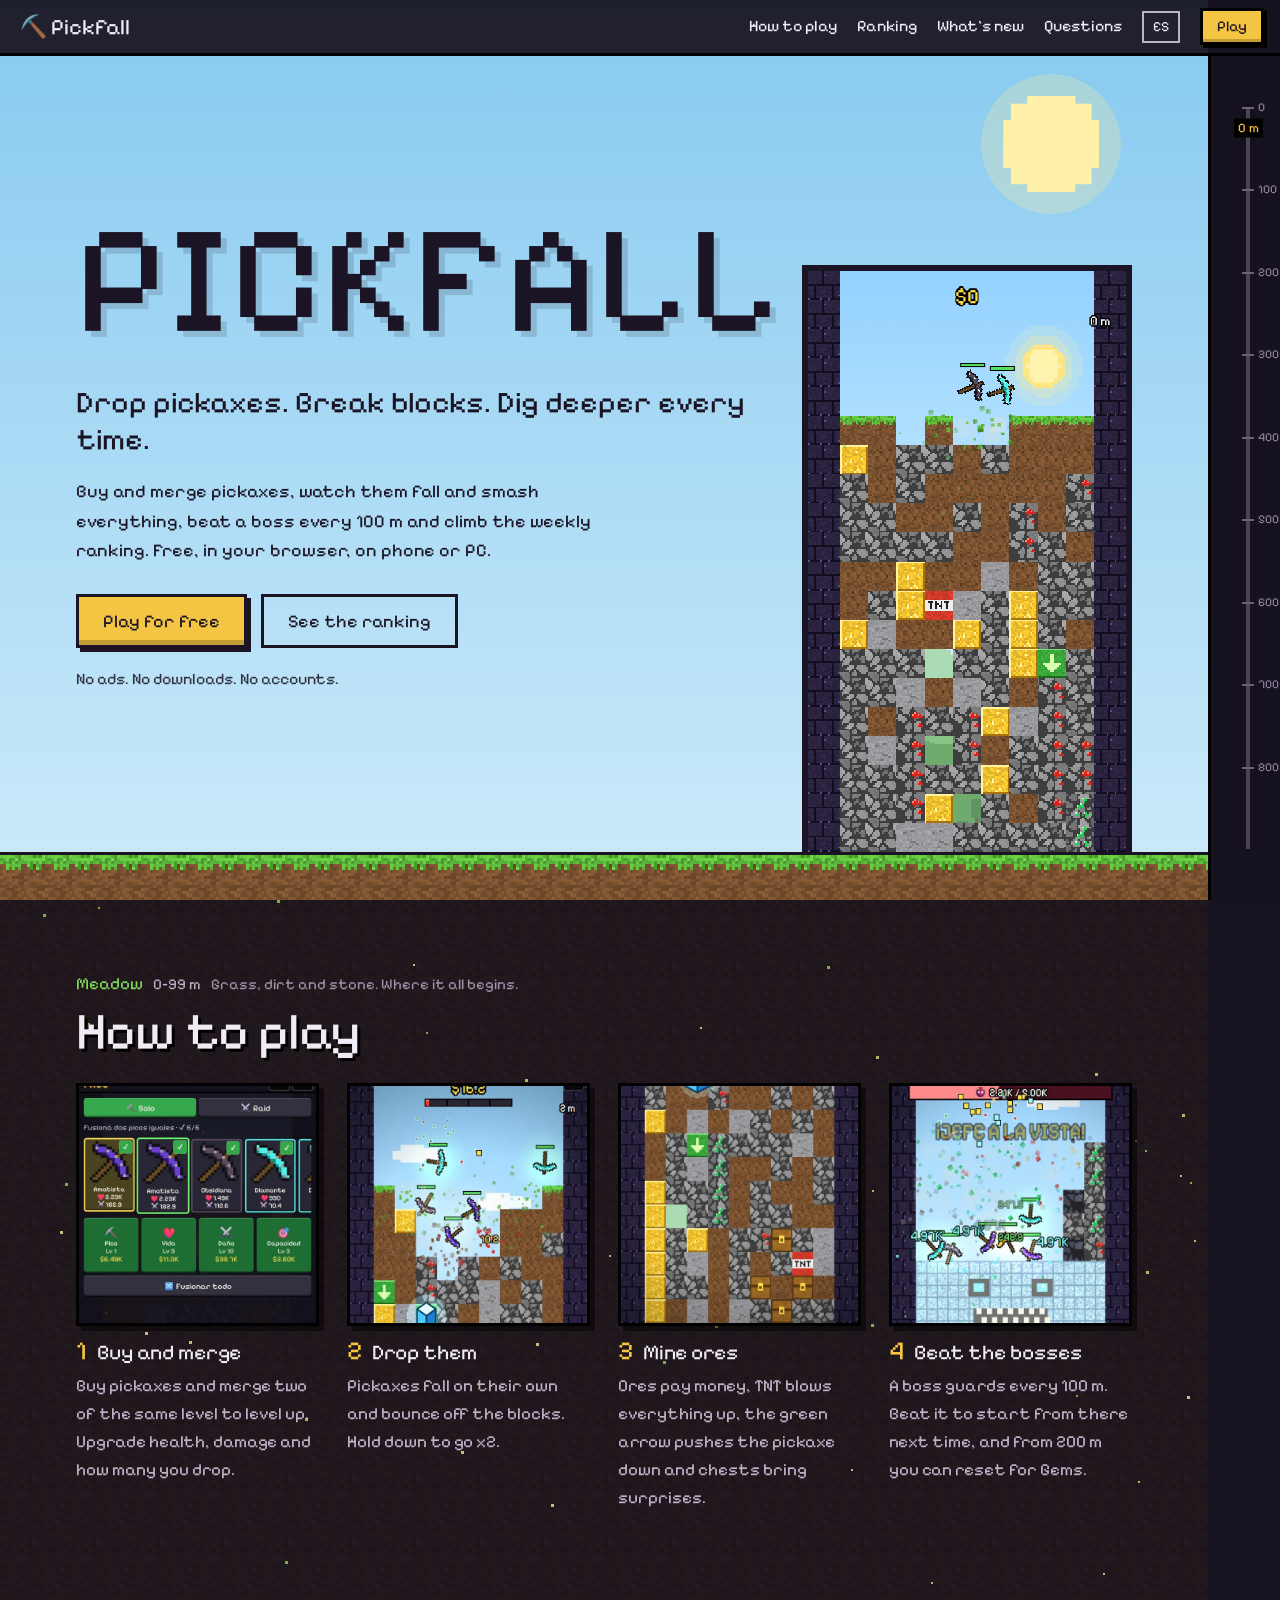
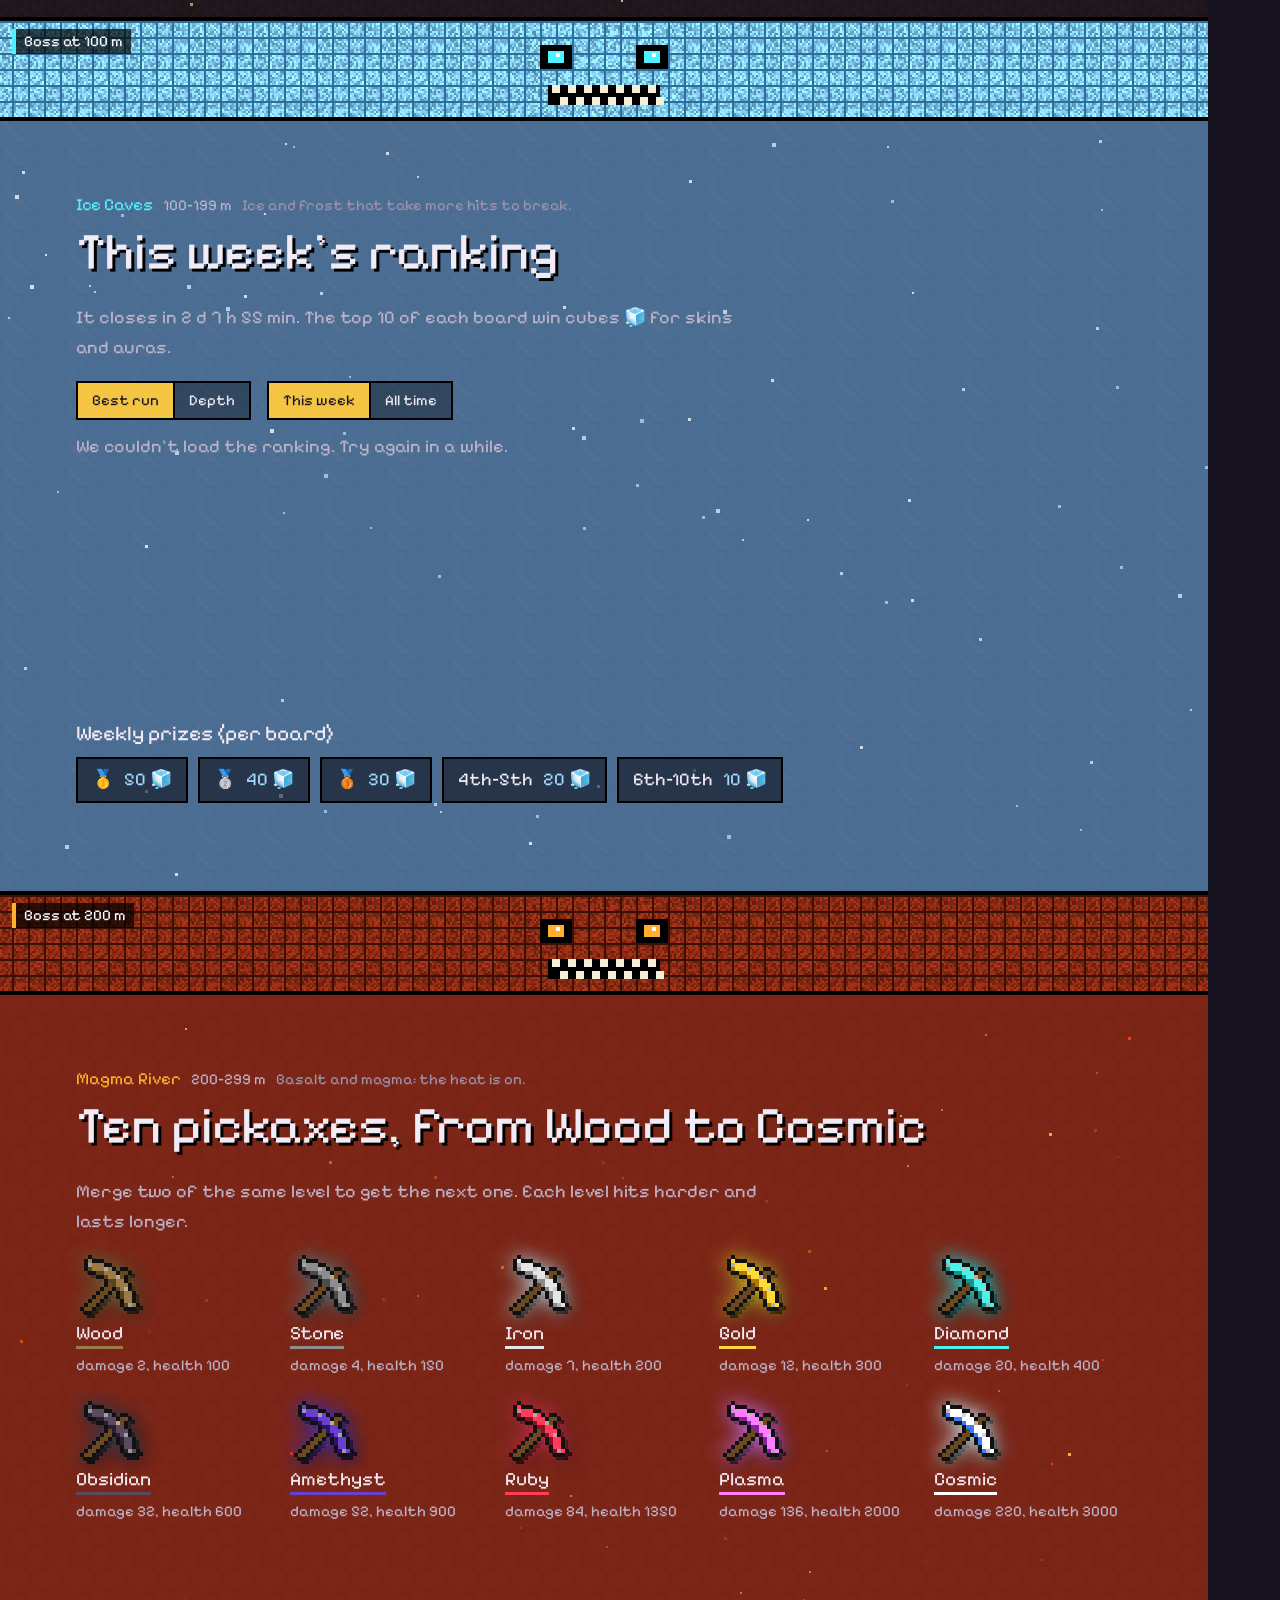
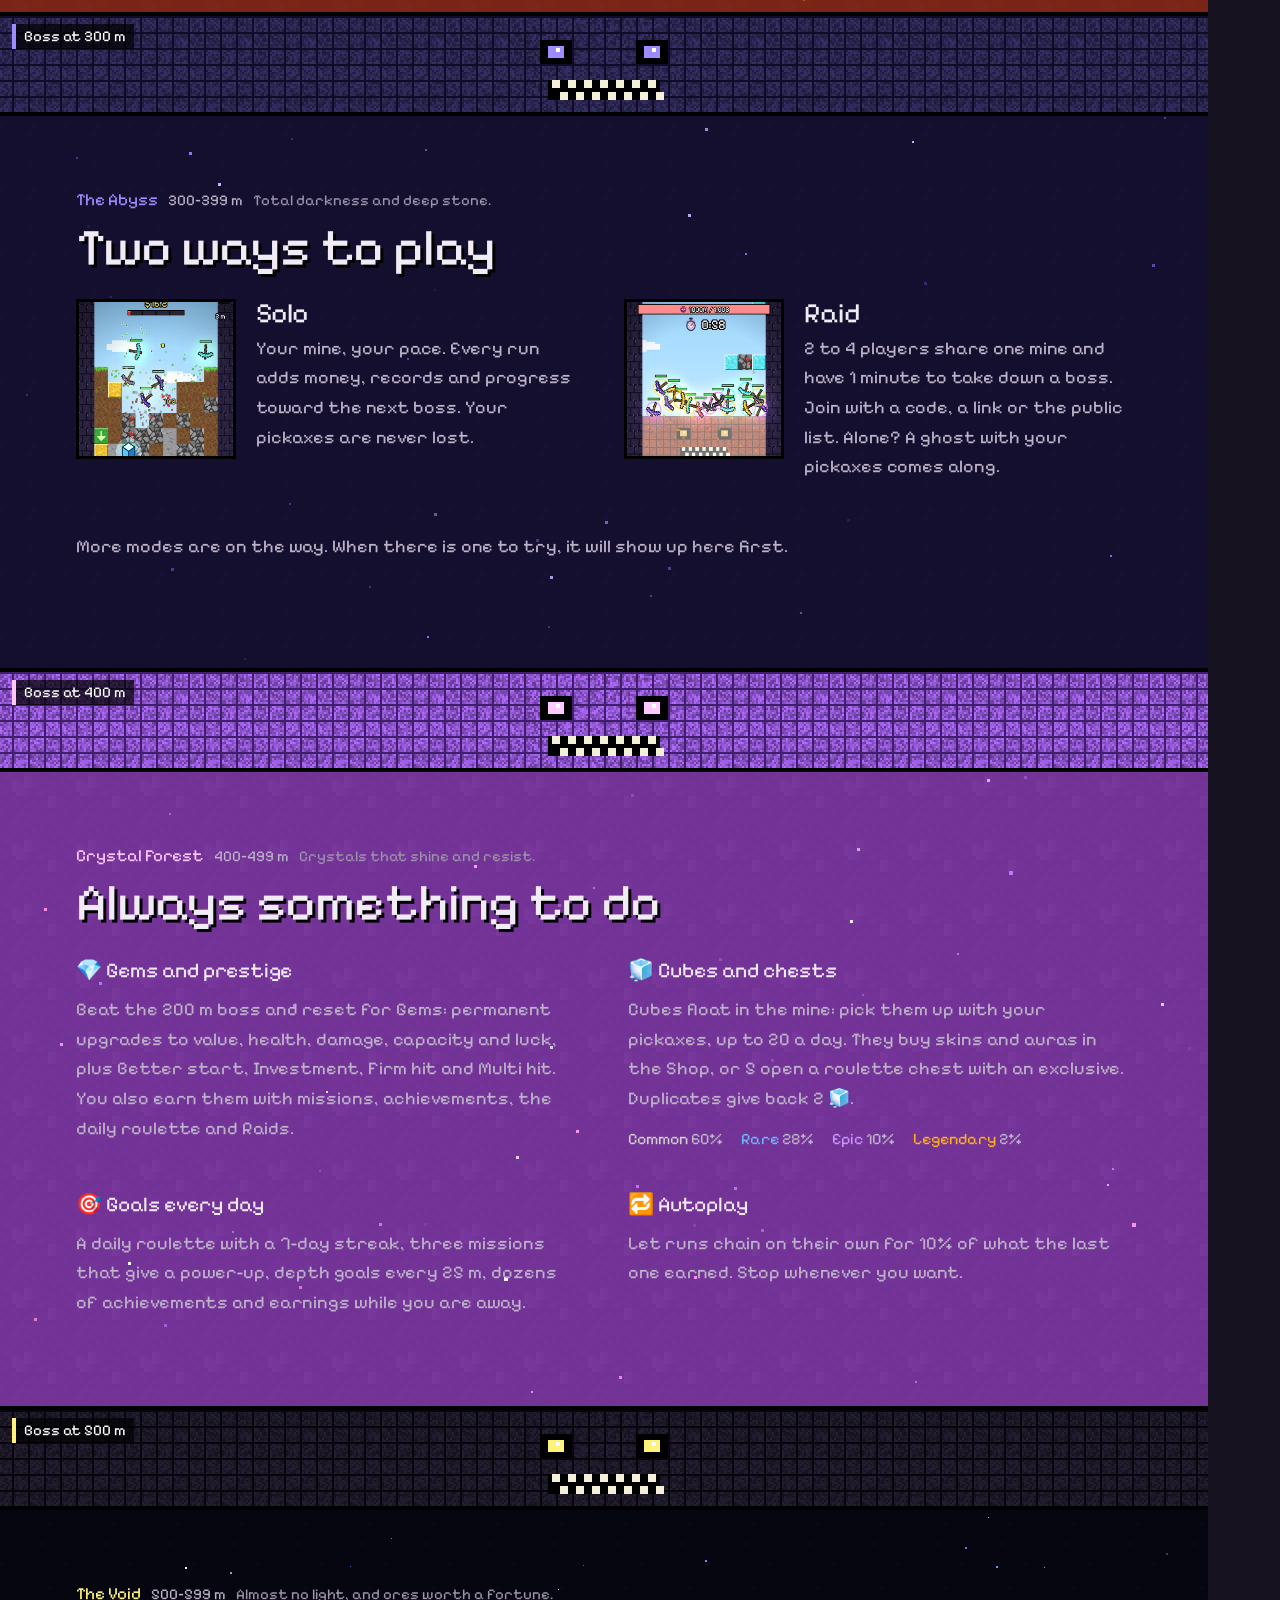
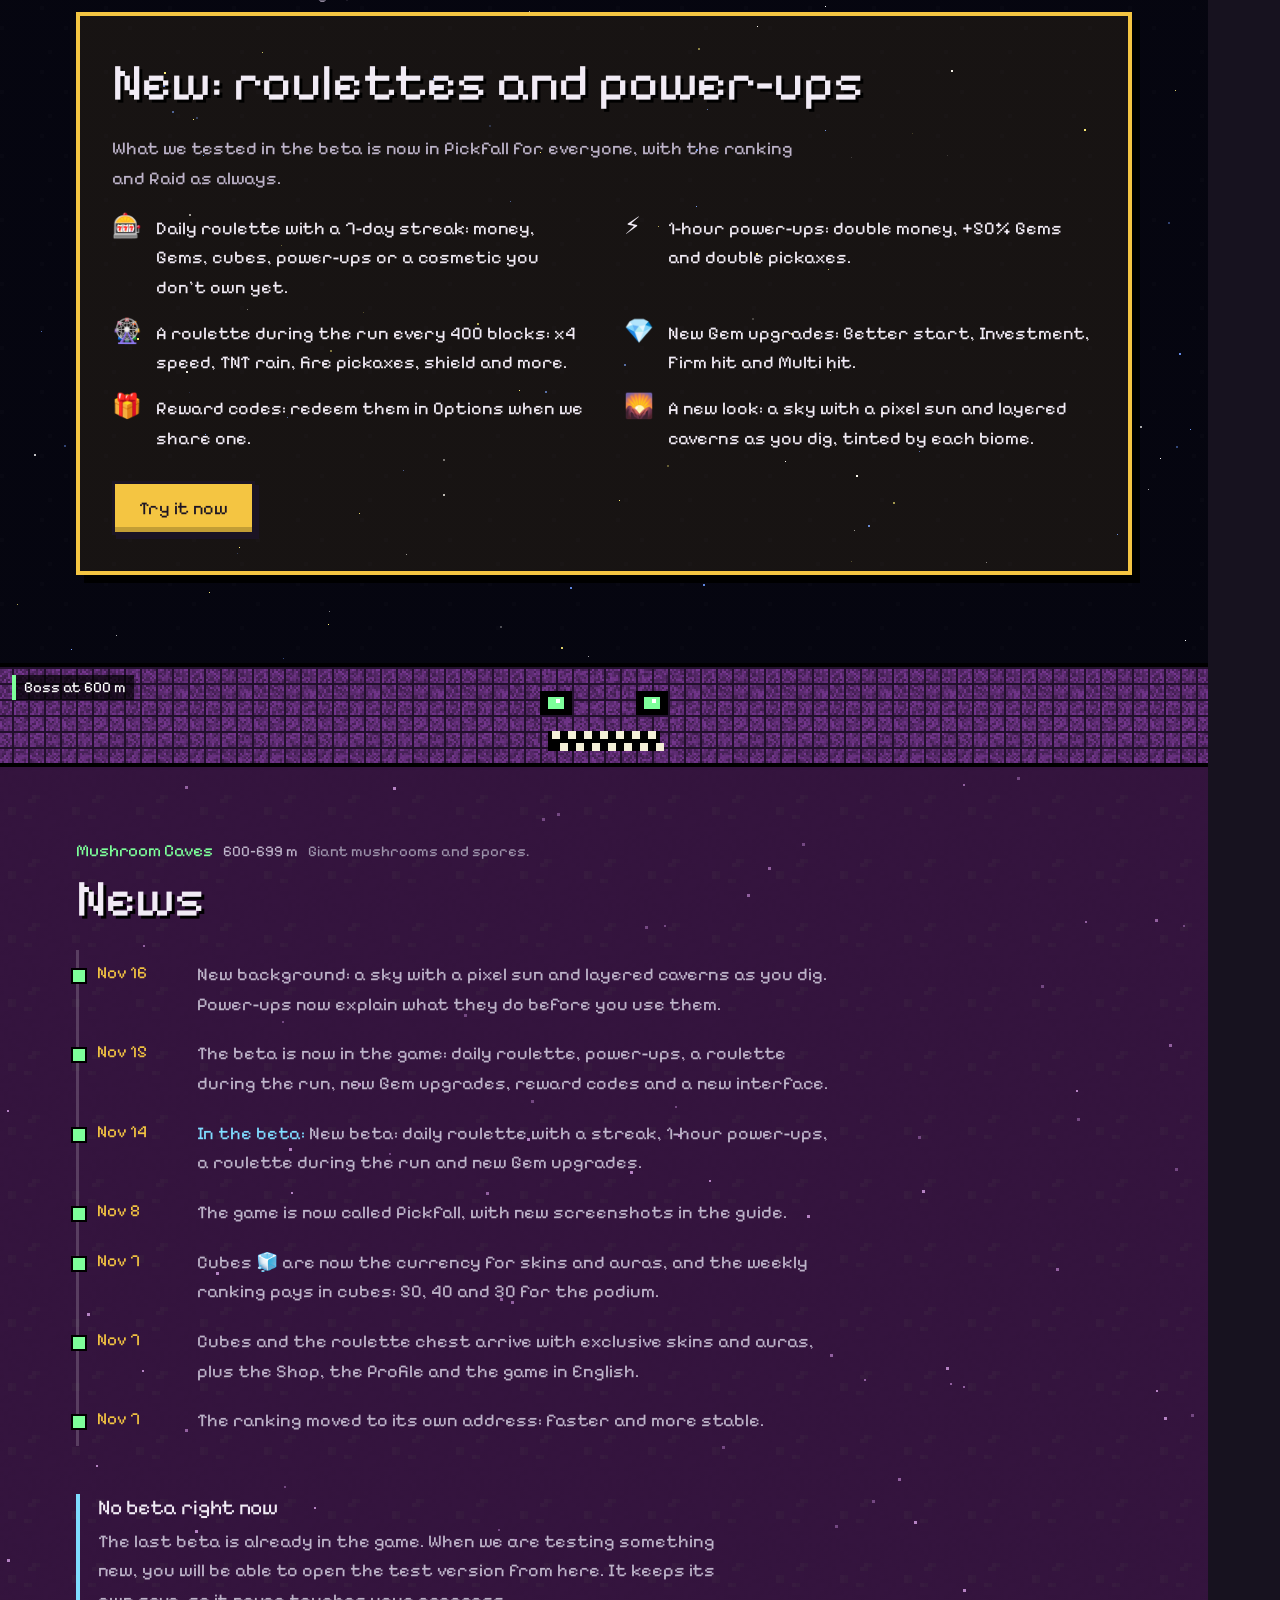
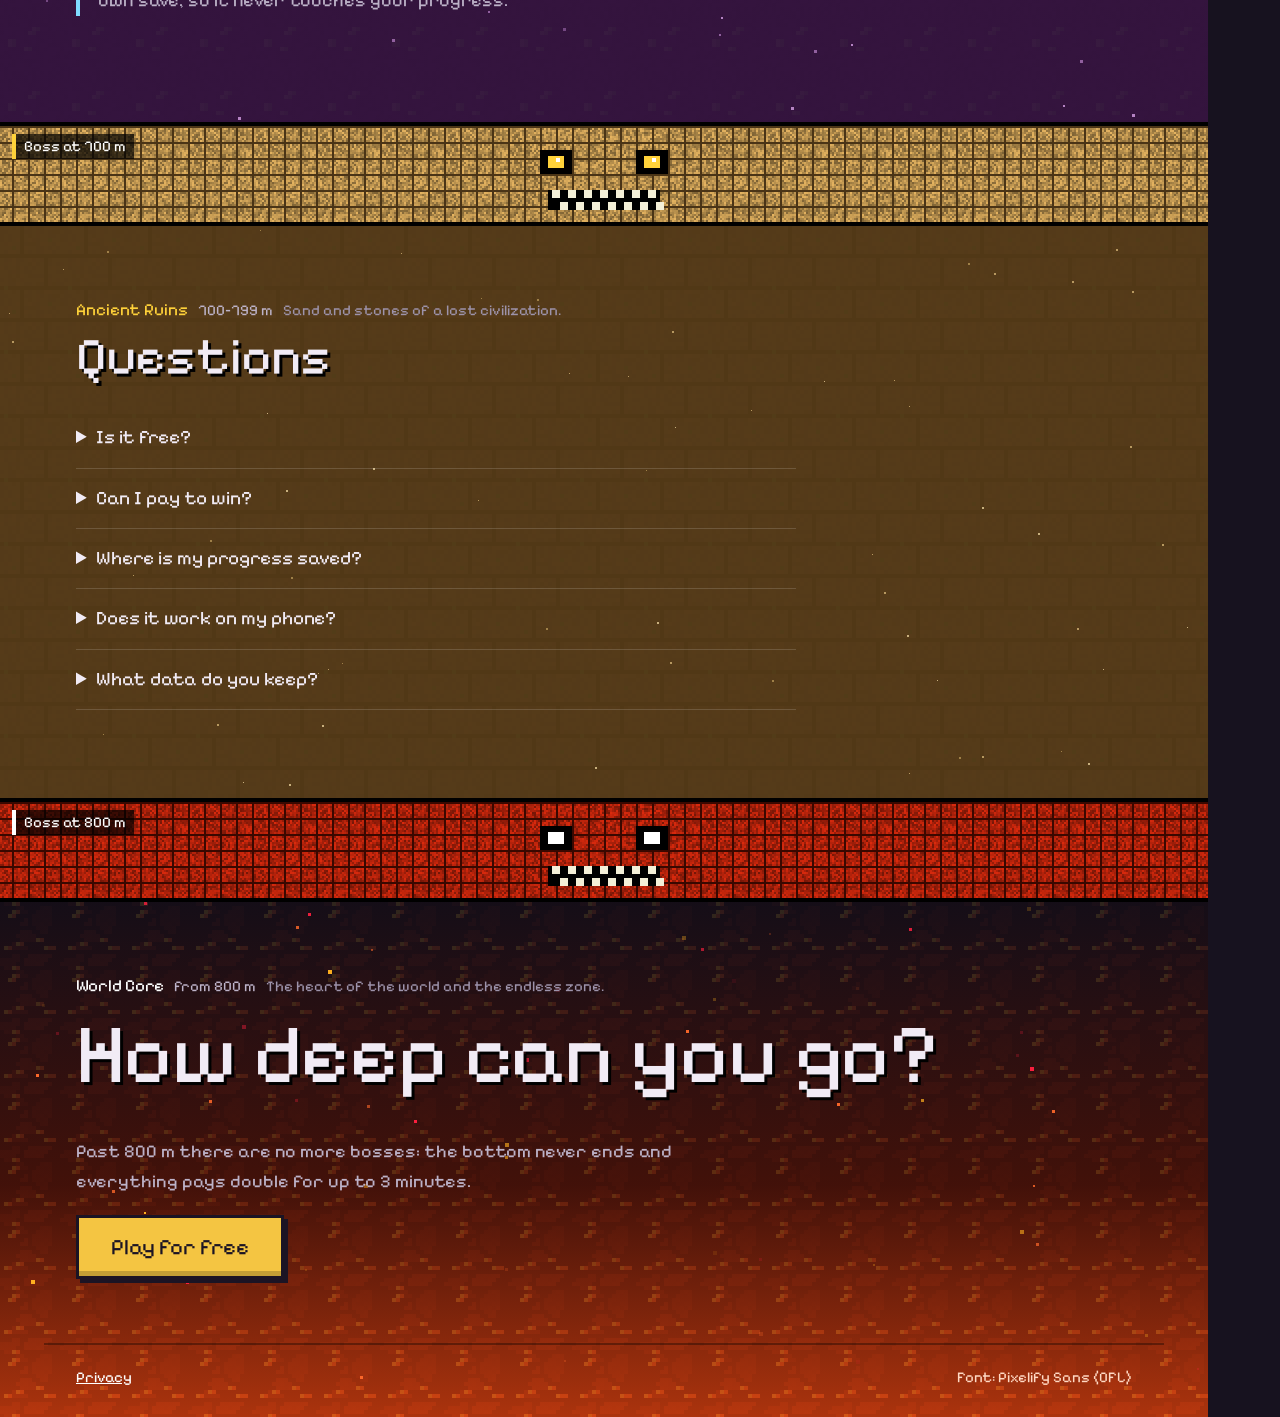
<file: index.html>
<!doctype html><html lang="es"><head><meta charset="utf-8"><meta name="viewport" content="width=device-width,initial-scale=1">
<title>Pickfall: soltá picos y bajá cada vez más hondo</title>
<meta name="description" content="Pickfall es un juego gratis en el navegador: soltá picos, rompé bloques, vencé a un jefe cada 100 m y subí en el ranking de la semana.">
<meta property="og:title" content="Pickfall"><meta property="og:description" content="Soltá picos, rompé bloques y bajá cada vez más hondo. Gratis, sin anuncios.">
<meta name="theme-color" content="#86c9f0">
<link rel="icon" href="data:image/svg+xml,<svg xmlns='http://www.w3.org/2000/svg' viewBox='0 0 100 100'><text y='.9em' font-size='90'>⛏️</text></svg>">
  <script type="module" crossorigin src="./assets/index-0OkZDLLa.js"></script>
  <link rel="stylesheet" crossorigin href="./assets/index-y6KynCfN.css">
</head><body>
<a class="skip" href="#main" data-en="Skip to content">Saltar al contenido</a>
<header class="bar">
 <a class="logo" href="#top">⛏️ Pickfall</a>
 <nav aria-label="Secciones" data-en-aria="Sections">
  <a href="#como" data-en="How to play">Cómo se juega</a><a href="#ranking">Ranking</a><a href="#nuevo" data-en="What's new">Lo nuevo</a><a href="#preguntas" data-en="Questions">Preguntas</a>
 </nav>
 <button id="lang" class="lang" aria-label="Cambiar idioma" data-en-aria="Change language">EN</button>
 <a class="play small" href="https://4404c.github.io/" data-en="Play">Jugar</a>
</header>

<!-- Profundímetro: marca los metros de la capa que está a la altura del pico. -->
<div class="gauge" id="gauge"><div class="rail" id="rail" aria-hidden="true"></div><div class="you" id="you" role="slider" tabindex="0" aria-label="Profundidad" data-en-aria="Depth" aria-valuemin="0" aria-valuemax="900" aria-valuenow="0" aria-valuetext="0 m"><img class="px" id="youPick" alt=""><b id="youM" aria-hidden="true">0 m</b></div></div>

<main id="main">
<section id="top" class="surface">
 <div class="sun" aria-hidden="true"></div>
 <div class="hero">
  <div class="pitch">
   <h1 id="title" aria-label="Pickfall">PICKFALL</h1>
   <p class="lead" data-en="Drop pickaxes. Break blocks. Dig deeper every time.">Soltá picos. Rompé bloques. Bajá cada vez más hondo.</p>
   <p data-en="Buy and merge pickaxes, watch them fall and smash everything, beat a boss every 100 m and climb the weekly ranking. Free, in your browser, on phone or PC.">Comprá y fusioná picos, miralos caer y romper todo, vencé a un jefe cada 100 m y subí en el ranking de la semana. Gratis, en el navegador, en el celular o la compu.</p>
   <div class="ctas"><a class="play" href="https://4404c.github.io/" data-en="Play for free">Jugar gratis</a><a class="ghost" href="#ranking" data-en="See the ranking">Ver el ranking</a></div>
   <p class="facts" data-en="No ads. No downloads. No accounts.">Sin anuncios. Sin descargas. Sin cuentas.</p>
  </div>
  <figure class="shaftview"><canvas id="demo" width="360" height="640" aria-label="Una partida de Pickfall jugándose sola" data-en-aria="A Pickfall run playing by itself"></canvas></figure>
 </div>
 <div class="ground" id="ground" aria-hidden="true"></div>
</section>

<section id="como" class="layer" data-b="0">
 <div class="in">
  <h2 data-en="How to play">Cómo se juega</h2>
  <ol class="steps">
   <li><img src="./guide/shop.webp" alt="La tienda de picos" data-en-alt="The pickaxe shop" loading="lazy" width="600" height="600"><h3 data-en="Buy and merge">Comprá y fusioná</h3><p data-en="Buy pickaxes and merge two of the same level to level up. Upgrade health, damage and how many you drop.">Comprá picos y juntá dos del mismo nivel para subirlo. Mejorá vida, daño y cuántos soltás.</p></li>
   <li><img src="./guide/play.webp" alt="Picos cayendo en la mina" data-en-alt="Pickaxes falling in the mine" loading="lazy" width="600" height="600"><h3 data-en="Drop them">Soltalos</h3><p data-en="Pickaxes fall on their own and bounce off the blocks. Hold down to go x2.">Los picos caen solos y rebotan contra los bloques. Mantené apretado para ir a x2.</p></li>
   <li><img src="./guide/blocks.webp" alt="Minerales, TNT y flechas" data-en-alt="Ores, TNT and arrows" loading="lazy" width="600" height="600"><h3 data-en="Mine ores">Juntá minerales</h3><p data-en="Ores pay money, TNT blows everything up, the green arrow pushes the pickaxe down and chests bring surprises.">Los minerales dan plata, la TNT vuela todo, la flecha verde empuja el pico hacia abajo y los cofres traen sorpresas.</p></li>
   <li><img src="./guide/boss.webp" alt="Un jefe bloqueando el paso" data-en-alt="A boss blocking the way" loading="lazy" width="600" height="600"><h3 data-en="Beat the bosses">Vencé a los jefes</h3><p data-en="A boss guards every 100 m. Beat it to start from there next time, and from 200 m you can reset for Gems.">Cada 100 m un jefe custodia el paso. Vencelo para arrancar desde ahí, y desde los 200 m reiniciá por Gemas.</p></li>
  </ol>
 </div>
</section>

<section id="ranking" class="layer" data-b="1">
 <div class="in">
  <h2 data-en="This week's ranking">Ranking de la semana</h2>
  <p class="sub"><span data-en="It closes in">Cierra en</span> <b id="countdown">…</b>. <span data-en="The top 10 of each board win cubes 🧊 for skins and auras.">Los 10 mejores de cada tabla ganan cubos 🧊 para skins y auras.</span></p>
  <div class="seg" role="group" aria-label="Tabla" data-en-aria="Board"><button data-board="money" aria-pressed="true" data-en="Best run">Mejor partida</button><button data-board="depth" aria-pressed="false" data-en="Depth">Profundidad</button></div>
  <div class="seg" role="group" aria-label="Período" data-en-aria="Period"><button data-period="week" aria-pressed="true" data-en="This week">Esta semana</button><button data-period="all" aria-pressed="false" data-en="All time">Histórico</button></div>
  <div id="board" aria-live="polite"><p class="muted" data-en="Loading…">Cargando…</p></div>
  <div class="prizes"><h3 data-en="Weekly prizes (per board)">Premios semanales (por tabla)</h3><ul id="prizes"></ul></div>
 </div>
</section>

<section id="picos" class="layer" data-b="2">
 <div class="in">
  <h2 id="tiersT">Diez picos</h2>
  <p class="sub" data-en="Merge two of the same level to get the next one. Each level hits harder and lasts longer.">Juntá dos del mismo nivel para conseguir el siguiente. Cada nivel pega más fuerte y aguanta más.</p>
  <ol class="rack" id="tiers"></ol>
 </div>
</section>

<section id="modos" class="layer" data-b="3">
 <div class="in">
  <h2 data-en="Two ways to play">Dos formas de jugar</h2>
  <div class="modes">
   <article><img src="./guide/play.webp" alt="" loading="lazy" width="600" height="600"><div><h3 data-en="Solo">Solo</h3><p data-en="Your mine, your pace. Every run adds money, records and progress toward the next boss. Your pickaxes are never lost.">Tu mina, a tu ritmo. Cada partida suma plata, récords y avance hacia el próximo jefe. Los picos nunca se pierden.</p></div></article>
   <article><img src="./guide/raid.webp" alt="" loading="lazy" width="600" height="600"><div><h3>Raid</h3><p data-en="2 to 4 players share one mine and have 1 minute to take down a boss. Join with a code, a link or the public list. Alone? A ghost with your pickaxes comes along.">De 2 a 4 jugadores comparten una mina y tienen 1 minuto para bajar a un jefe. Se entra con código, link o desde la lista pública. ¿Solo? Te acompaña un fantasma con tus picos.</p></div></article>
  </div>
  <p class="soon" data-en="More modes are on the way. When there is one to try, it will show up here first.">Hay más modos en camino. Cuando haya uno para probar, va a aparecer acá primero.</p>
 </div>
</section>

<section id="progreso" class="layer" data-b="4">
 <div class="in">
  <h2 data-en="Always something to do">Siempre hay algo para hacer</h2>
  <dl class="prog">
   <div><dt><span aria-hidden="true">💎</span> <span data-en="Gems and prestige">Gemas y prestigio</span></dt><dd data-en="Beat the 200 m boss and reset for Gems: permanent upgrades to value, health, damage, capacity and luck, plus Better start, Investment, Firm hit and Multi hit. You also earn them with missions, achievements, the daily roulette and Raids.">Vencé al jefe de 200 m y reiniciá por Gemas: mejoras permanentes de valor, vida, daño, capacidad y suerte, y también Arranque mejor, Inversión, Golpe firme y Golpe múltiple. También se ganan con misiones, logros, la ruleta diaria y el Raid.</dd></div>
   <div><dt><span aria-hidden="true">🧊</span> <span data-en="Cubes and chests">Cubos y cofres</span></dt><dd><span data-en="Cubes float in the mine: pick them up with your pickaxes, up to 20 a day. They buy skins and auras in the Shop, or 5 open a roulette chest with an exclusive. Duplicates give back 2 🧊.">En la mina flotan cubos: juntalos con tus picos, hasta 20 por día. Compran skins y auras en la Tienda, o con 5 abrís un cofre ruleta con una exclusiva. Los repetidos devuelven 2 🧊.</span>
    <ul class="odds"><li class="c"><b data-en="Common">Común</b> 60%</li><li class="r"><b data-en="Rare">Rara</b> 28%</li><li class="e"><b data-en="Epic">Épica</b> 10%</li><li class="l"><b data-en="Legendary">Legendaria</b> 2%</li></ul></dd></div>
   <div><dt><span aria-hidden="true">🎯</span> <span data-en="Goals every day">Metas de cada día</span></dt><dd data-en="A daily roulette with a 7-day streak, three missions that give a power-up, depth goals every 25 m, dozens of achievements and earnings while you are away.">Una ruleta diaria con racha de 7 días, tres misiones que dan un potenciador, metas de profundidad cada 25 m, decenas de logros y ganancias mientras no jugás.</dd></div>
   <div><dt><span aria-hidden="true">🔁</span> <span data-en="Autoplay">Autojugar</span></dt><dd data-en="Let runs chain on their own for 10% of what the last one earned. Stop whenever you want.">Dejá que las partidas sigan solas por el 10% de lo que ganó la anterior. Lo frenás cuando quieras.</dd></div>
  </dl>
 </div>
</section>

<section id="nuevo" class="layer" data-b="5">
 <div class="in">
  <div class="new">
   <h2 data-en="New: roulettes and power-ups">Nuevo: ruletas y potenciadores</h2>
   <p class="sub" data-en="What we tested in the beta is now in Pickfall for everyone, with the ranking and Raid as always.">Lo que probamos en la beta ya está en Pickfall para todos, con ranking y Raid como siempre.</p>
   <ul class="newlist">
    <li><b aria-hidden="true">🎰</b><span data-en="Daily roulette with a 7-day streak: money, Gems, cubes, power-ups or a cosmetic you don't own yet.">Ruleta diaria con racha de 7 días: plata, Gemas, cubos, potenciadores o un cosmético que todavía no tengas.</span></li>
    <li><b aria-hidden="true">⚡</b><span data-en="1-hour power-ups: double money, +50% Gems and double pickaxes.">Potenciadores de 1 hora: plata x2, +50% de Gemas y picos dobles.</span></li>
    <li><b aria-hidden="true">🎡</b><span data-en="A roulette during the run every 400 blocks: x4 speed, TNT rain, fire pickaxes, shield and more.">Ruleta en la partida cada 400 bloques: x4, lluvia de TNT, picos de fuego, escudo y más.</span></li>
    <li><b aria-hidden="true">💎</b><span data-en="New Gem upgrades: Better start, Investment, Firm hit and Multi hit.">Mejoras nuevas con Gemas: Arranque mejor, Inversión, Golpe firme y Golpe múltiple.</span></li>
    <li><b aria-hidden="true">🎁</b><span data-en="Reward codes: redeem them in Options when we share one.">Códigos de premios: canjealos en Opciones cuando compartamos uno.</span></li>
    <li><b aria-hidden="true">🌄</b><span data-en="A new look: a sky with a pixel sun and layered caverns as you dig, tinted by each biome.">Fondo nuevo: cielo con sol pixelado y cavernas con capas al bajar, con el color de cada bioma.</span></li>
   </ul>
   <a class="play" href="https://4404c.github.io/" data-en="Try it now">Probalo ahora</a>
  </div>
 </div>
</section>

<section id="novedades" class="layer" data-b="6">
 <div class="in">
  <h2 data-en="News">Novedades</h2>
  <ol class="news" id="news"></ol>
  <div class="beta" id="beta"><h3 data-en="No beta right now">Por ahora no hay ninguna beta</h3><p data-en="The last beta is already in the game. When we are testing something new, you will be able to open the test version from here. It keeps its own save, so it never touches your progress.">La última beta ya está en el juego. Cuando estemos probando algo nuevo, desde acá vas a poder entrar a la versión de prueba. Guarda aparte, así que nunca toca tu progreso.</p></div>
 </div>
</section>

<section id="preguntas" class="layer" data-b="7">
 <div class="in">
  <h2 data-en="Questions">Preguntas</h2>
  <details><summary data-en="Is it free?">¿Es gratis?</summary><p data-en="Yes. No ads, no purchases with money. Everything is earned by playing.">Sí. Sin anuncios ni compras con dinero. Todo se gana jugando.</p></details>
  <details><summary data-en="Can I pay to win?">¿Se puede pagar para ganar?</summary><p data-en="No. Skins and auras are cosmetic and the server recomputes every ranking record.">No. Las skins y auras son cosméticas y el servidor recalcula cada récord del ranking.</p></details>
  <details><summary data-en="Where is my progress saved?">¿Dónde se guarda mi progreso?</summary><p data-en="In your browser, on your device. There are no accounts: if you clear the site data or switch devices, you start over.">En tu navegador, en tu dispositivo. No hay cuentas: si borrás los datos del sitio o cambiás de equipo, empezás de nuevo.</p></details>
  <details><summary data-en="Does it work on my phone?">¿Anda en el celular?</summary><p data-en="Yes, it is made for vertical touch screens. On PC you play with the mouse.">Sí, está pensado para pantallas verticales táctiles. En la compu se juega con el mouse.</p></details>
  <details><summary data-en="What data do you keep?">¿Qué datos guardan?</summary><p data-en="Only an anonymous ID, your nickname and your best runs, for the ranking. More in the privacy page.">Solo un ID anónimo, tu apodo y tus mejores partidas, para el ranking. Más detalle en la página de privacidad.</p></details>
 </div>
</section>

<section id="nucleo" class="layer core" data-b="8">
 <div class="in">
  <h2 class="ask" data-en="How deep can you go?">¿Hasta dónde llegás?</h2>
  <p class="sub" data-en="Past 800 m there are no more bosses: the bottom never ends and everything pays double for up to 3 minutes.">Pasando los 800 m no hay más jefes: el fondo no termina y todo paga el doble, hasta 3 minutos.</p>
  <a class="play big" href="https://4404c.github.io/" data-en="Play for free">Jugar gratis</a>
 </div>
 <footer><a href="https://4404c.github.io/privacidad.html" data-en="Privacy">Privacidad</a><span data-en="Font: Pixelify Sans (OFL)">Fuente: Pixelify Sans (OFL)</span></footer>
</section>
</main>

<aside id="pop" class="pop" hidden aria-labelledby="popT">
 <button id="popX" class="x" aria-label="Cerrar" data-en-aria="Close">✕</button>
 <b id="popT" data-en="New in Pickfall">Llegó lo nuevo a Pickfall</b>
 <p data-en="Daily roulette, power-ups and a roulette during the run, now for everyone.">Ruleta diaria, potenciadores y ruleta en la partida, ya para todos.</p>
 <a id="popGo" class="play small" href="#nuevo" data-en="See what's new">Ver lo nuevo</a>
</aside>
</body></html>
</file>
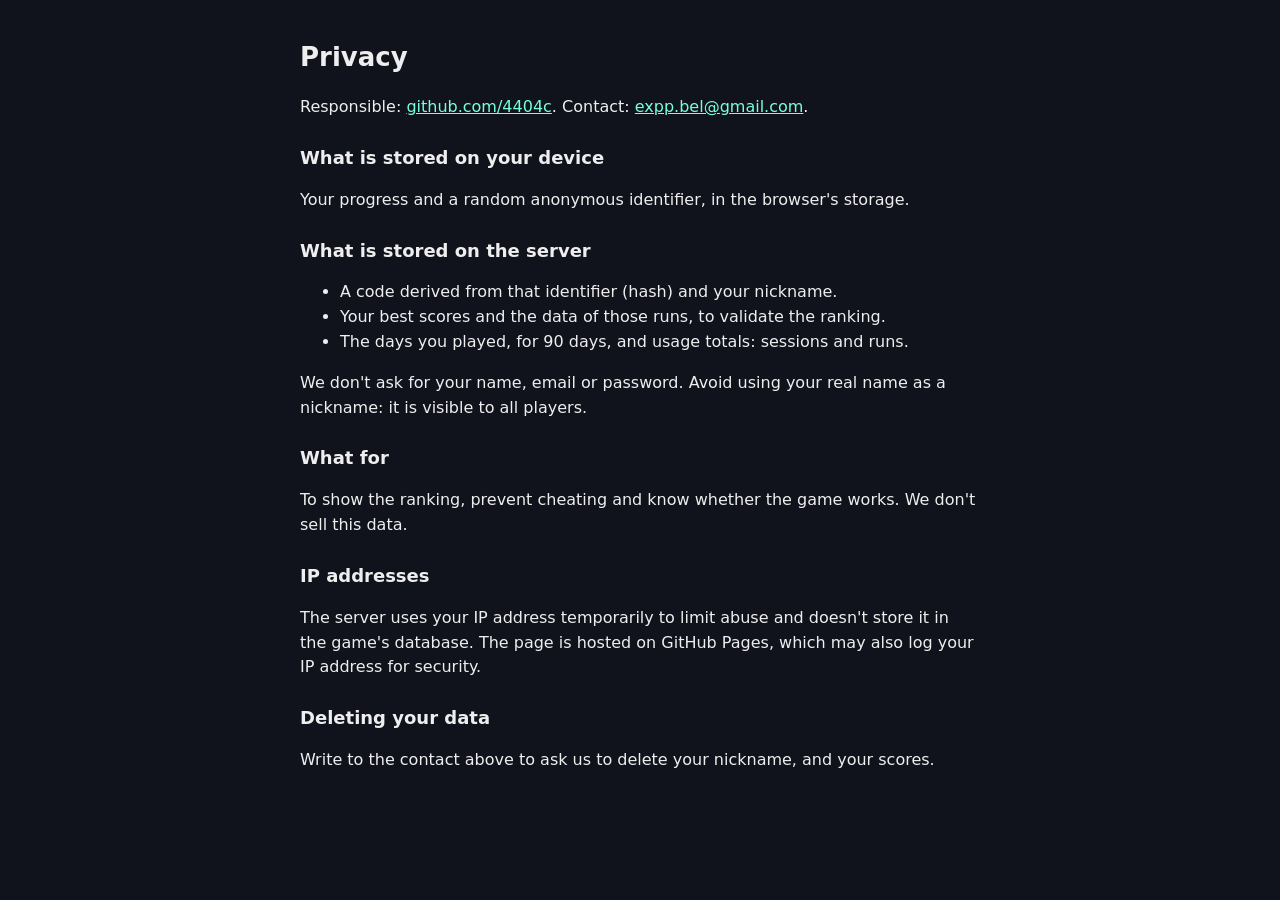
<file: privacidad.html>
<!doctype html><html lang="es"><head><meta charset="utf-8"><meta name="viewport" content="width=device-width,initial-scale=1"><title>Privacidad · Pickfall</title>
<style>body{max-width:680px;margin:0 auto;padding:20px 16px;font:16px/1.55 system-ui,sans-serif;background:#10131c;color:#eee}a{color:#7fd}h1{font-size:26px}h2{font-size:18px;margin-top:24px}</style></head><body>
<!-- BORRADOR: revisar con un profesional antes del lanzamiento. -->
<div lang="es">
<h1>Privacidad</h1>
<p>Responsable: <a href="https://github.com/4404c">github.com/4404c</a>. Contacto: <a href="mailto:expp.bel@gmail.com">expp.bel@gmail.com</a>.</p>
<h2>Qué se guarda en tu dispositivo</h2>
<p>Tu progreso y un identificador anónimo generado al azar, en el almacenamiento del navegador.</p>
<h2>Qué se guarda en el servidor</h2>
<ul><li>Un código derivado de ese identificador (hash) y tu apodo.</li><li>Tus mejores puntajes y los datos de esas partidas, para validar el ranking.</li><li>Los días en que jugaste, durante 90 días, y totales de uso: sesiones y partidas.</li></ul>
<p>No pedimos nombre, email ni contraseña. Evitá usar tu nombre real como apodo: es visible para todos los jugadores.</p>
<h2>Para qué</h2>
<p>Para mostrar el ranking, evitar trampas y saber si el juego funciona. No vendemos estos datos.</p>
<h2>Direcciones IP</h2>
<p>El servidor usa tu dirección IP de forma temporal para limitar abusos y no la guarda en la base de datos del juego. La página se aloja en GitHub Pages, que también puede registrar tu dirección IP por seguridad.</p>
<h2>Borrar tus datos</h2>
<p>Escribinos al contacto de arriba para pedir que borremos tu apodo, y tus puntajes.</p>
</div>
<div lang="en">
<h1>Privacy</h1>
<p>Responsible: <a href="https://github.com/4404c">github.com/4404c</a>. Contact: <a href="mailto:expp.bel@gmail.com">expp.bel@gmail.com</a>.</p>
<h2>What is stored on your device</h2>
<p>Your progress and a random anonymous identifier, in the browser's storage.</p>
<h2>What is stored on the server</h2>
<ul><li>A code derived from that identifier (hash) and your nickname.</li><li>Your best scores and the data of those runs, to validate the ranking.</li><li>The days you played, for 90 days, and usage totals: sessions and runs.</li></ul>
<p>We don't ask for your name, email or password. Avoid using your real name as a nickname: it is visible to all players.</p>
<h2>What for</h2>
<p>To show the ranking, prevent cheating and know whether the game works. We don't sell this data.</p>
<h2>IP addresses</h2>
<p>The server uses your IP address temporarily to limit abuse and doesn't store it in the game's database. The page is hosted on GitHub Pages, which may also log your IP address for security.</p>
<h2>Deleting your data</h2>
<p>Write to the contact above to ask us to delete your nickname, and your scores.</p>
</div>
<!-- Muestra el idioma elegido en el juego (o el del navegador). Sin JavaScript se ven los dos. -->
<script>(function(){var l;try{l=localStorage.getItem("picomina_lang")}catch(e){}if(l!="es"&&l!="en")l=/^es/i.test(navigator.language||"es")?"es":"en";document.documentElement.lang=l;document.title=(l=="en"?"Privacy":"Privacidad")+" · Pickfall";document.querySelector('div[lang="'+(l=="en"?"es":"en")+'"]').hidden=true})()</script>
</body></html>
</file>
<file: assets/index-y6KynCfN.css>
@font-face{font-family:Pixelify Sans;font-style:normal;font-display:swap;font-weight:400;src:url(./pixelify-sans-latin-400-normal-DLrIX9QE.woff2)format("woff2"),url(./pixelify-sans-latin-400-normal-JapMNN6Z.woff)format("woff")}:root{--cielo:#86c9f0;--cielo2:#cdebfa;--pasto:#5ea83a;--tierra:#6e4528;--roca:#3a3842;--hondura:#17121f;--oro:#f4c542;--nucleo:#ff6a2b;--tinta:#1b1424;--texto:#f1ebf5;--suave:#bdb3c9;--pixel:"Pixelify Sans",system-ui,sans-serif;--cuerpo:var(--pixel);--bar:56px;--gauge:72px;--lightningcss-light: ;--lightningcss-dark:initial;color-scheme:dark}*{box-sizing:border-box}html{scroll-behavior:smooth;scroll-padding-top:calc(var(--bar) + 8px)}*{font-synthesis:none}b,strong,dt,summary{font-weight:400}body{background:var(--hondura);color:var(--texto);font:400 18px/1.65 var(--cuerpo);-webkit-text-size-adjust:100%;margin:0}img.px,canvas{image-rendering:pixelated}a{color:var(--oro)}:focus-visible{outline:3px solid var(--oro);outline-offset:3px}h1,h2{font-family:var(--pixel);margin:0;font-weight:400;line-height:1.05}h2{text-shadow:3px 3px #000;margin:.15em 0 .45em;font-size:clamp(34px,5vw,52px)}h3{margin:.6em 0 .25em;font-size:21px;line-height:1.3}p{margin:0 0 1em}.sub{color:var(--suave);max-width:62ch}.muted{color:var(--suave)}.small{font-size:15px}.skip{z-index:100;background:var(--oro);color:var(--tinta);padding:8px 12px;position:absolute;top:8px;left:-999px}.skip:focus{left:8px}.play,.ghost{font:400 18px/1 var(--cuerpo);border:3px solid var(--tinta);justify-content:center;align-items:center;padding:15px 24px;text-decoration:none;transition:transform 80ms;display:inline-flex}.play{background:var(--oro);color:var(--tinta);box-shadow:inset 0 -5px 0 #0003,4px 4px 0 var(--tinta)}.play:hover,.ghost:hover{transform:translate(-1px,-1px)}.play:active{box-shadow:inset 0 -3px 0 #0003,2px 2px 0 var(--tinta);transform:translate(2px,2px)}.play.small{border-color:#000;padding:8px 14px;font-size:15px;box-shadow:inset 0 -3px #0003,3px 3px #000}.play.big{padding:18px 32px;font-size:22px}.ghost{color:var(--tinta);background:0 0}.bar{height:var(--bar);z-index:20;background:#17121feb;border-bottom:3px solid #000;align-items:center;gap:20px;padding:0 16px 0 20px;display:flex;position:fixed;inset:0 0 auto}.logo{font:400 22px/1 var(--pixel);color:var(--texto);margin-right:auto;text-decoration:none}.bar nav{gap:20px;display:flex}.bar nav a{color:var(--texto);font-size:16px;text-decoration:none}.bar nav a:hover{color:var(--oro)}.lang{border:2px solid var(--suave);color:var(--texto);font:400 14px/1 var(--cuerpo);cursor:pointer;background:0 0;padding:7px 9px}html{scrollbar-width:none}html::-webkit-scrollbar{display:none}.gauge{right:0;top:var(--bar);width:var(--gauge);z-index:10;cursor:pointer;touch-action:none;-webkit-user-select:none;user-select:none;background:#17121fd1;border-left:3px solid #000;position:fixed;bottom:0}.rail{pointer-events:none;background:#4a4256;width:4px;position:absolute;top:6%;bottom:6%;right:30px}.rail i{right:-4px;top:calc(var(--p)*100%);background:#6c6280;width:12px;height:2px;position:absolute}.rail span{font:400 12px/1 var(--pixel);color:#8e84a0;position:absolute;top:-6px;left:16px}.you{right:10px;top:calc(6% + var(--p,0)*88%);cursor:grab;flex-direction:column;align-items:center;gap:2px;width:44px;transition:top .12s linear;display:flex;position:absolute;transform:translateY(-50%)}.you:focus-visible{outline:3px solid var(--oro);outline-offset:2px}.gauge.drag .you{cursor:grabbing;transition:none}.you img{filter:drop-shadow(2px 2px #000);pointer-events:none;width:40px;height:40px;transition:opacity .4s,transform .5s cubic-bezier(.3,1.4,.6,1)}.you img.out{opacity:0;transition:opacity .4s,transform .4s ease-in;transform:scale(.4)rotate(-40deg)}.you b{font:400 13px/1 var(--pixel);color:var(--oro);white-space:nowrap;background:#000;padding:3px 4px}main{padding-right:var(--gauge)}.surface{min-height:100vh;padding-top:var(--bar);background:linear-gradient(var(--cielo),var(--cielo2));color:var(--tinta);flex-direction:column;display:flex;position:relative;overflow:hidden}.sun{right:9%;top:calc(var(--bar) + 40px);clip-path:polygon(25% 0,75% 0,75% 8%,92% 8%,92% 25%,100% 25%,100% 75%,92% 75%,92% 92%,75% 92%,75% 100%,25% 100%,25% 92%,8% 92%,8% 75%,0 75%,0 25%,8% 25%,8% 8%,25% 8%);background:#fff2a8;width:96px;height:96px;position:absolute}.surface:before{content:"";right:calc(9% - 40px);top:var(--bar);background:radial-gradient(circle,#ffec968c 0 38%,#ffec9640 38% 56%,#0000 56%);width:176px;height:176px;position:absolute}.hero{flex:1;grid-template-columns:minmax(0,1fr) auto;align-items:end;gap:48px;width:100%;max-width:1120px;margin:0 auto;padding:48px 32px 0;display:grid;position:relative}.pitch{z-index:1;align-self:center;padding-bottom:48px;position:relative}h1{letter-spacing:.01em;color:var(--tinta);text-shadow:6px 6px #1b142426;white-space:nowrap;margin-bottom:.15em;font-size:clamp(68px,12vw,156px)}h1 span{display:inline-block}h1.drop span{animation:.7s cubic-bezier(.3,1.5,.6,1) both fall;animation-delay:calc(var(--i)*70ms + .15s)}@keyframes fall{0%{transform:translateY(-110vh)rotate(-25deg)}70%{transform:translateY(0)rotate(4deg)}to{transform:none}}.lead{font:400 clamp(22px,2.6vw,30px)/1.25 var(--pixel);margin-bottom:.6em}.pitch p{max-width:52ch}.ctas{flex-wrap:wrap;gap:14px;margin:28px 0 18px;display:flex}.facts{opacity:.85;font-size:16px}.shaftview{align-self:end;margin:0;line-height:0}.shaftview canvas{aspect-ratio:9/16;border:6px solid var(--tinta);background:#000;border-bottom:0;width:clamp(240px,26vw,330px);height:auto}.ground{background:var(--pasto) repeat-x 0 0/48px 48px;border-top:3px solid var(--tinta);height:48px;image-rendering:pixelated}.layer{background:var(--tierra) repeat 0 0/64px 64px;image-rendering:pixelated;position:relative}.layer:before{content:"";background:linear-gradient(var(--tint),var(--tint)),#120e1adb;position:absolute;inset:0}.fx{pointer-events:none;width:100%;height:100%;image-rendering:pixelated;position:absolute;inset:0}.layer .in{image-rendering:auto;max-width:1120px;margin:0 auto;padding:72px 32px 88px;position:relative}.where{color:var(--suave);flex-wrap:wrap;align-items:baseline;gap:4px 10px;margin:0 0 6px;font-size:15px;display:flex}.where b{color:var(--c);font:400 17px/1 var(--pixel)}.where i{color:#9d93ab;font-style:normal}.boss{box-sizing:content-box;height:96px;image-rendering:pixelated;background:#000 50%/2560px 96px no-repeat;border-block:4px solid #000;position:relative}.boss span{font:400 15px/1 var(--pixel);color:#fff;border-left:4px solid var(--c);background:#000000b3;padding:5px 8px;position:absolute;top:8px;left:12px}.steps{counter-reset:s;grid-template-columns:repeat(4,minmax(0,1fr));gap:28px;margin:8px 0 0;padding:0;list-style:none;display:grid}.steps li{counter-increment:s}.steps img{border:3px solid #000;width:100%;height:auto;display:block;box-shadow:5px 5px #00000080}.steps h3:before{content:counter(s);font:400 26px/1 var(--pixel);color:var(--oro);margin-right:10px}.steps p{color:var(--suave);font-size:17px}.seg{background:#00000059;border:2px solid #000;margin:0 12px 12px 0;display:inline-flex}.seg button{font:400 15px/1 var(--cuerpo);color:var(--texto);cursor:pointer;background:0 0;border:0;padding:10px 14px}.seg button+button{border-left:2px solid #000}.seg button[aria-pressed=true]{background:var(--oro);color:var(--tinta)}#board{max-width:560px;min-height:260px}.podium{grid-template-columns:1fr 1.15fr 1fr;align-items:end;gap:8px;margin:24px 0 18px;display:grid}.pod{text-align:center;border:3px solid #000;border-radius:8px 8px 4px 4px;flex-direction:column;align-items:center;gap:2px;min-width:0;padding:8px 4px 10px;display:flex;position:relative;overflow:hidden;box-shadow:inset 0 -5px #0004,0 4px 10px #0008}.pod:after{content:"";pointer-events:none;background:linear-gradient(100deg,#0000,#fff5,#0000);width:40%;height:100%;animation:3.2s ease-in-out infinite shine;position:absolute;top:0;left:-60%}.pod.p2:after{animation-delay:.5s}.pod.p3:after{animation-delay:1.1s}.pod i{z-index:1;font-size:30px;font-style:normal;line-height:1;position:relative}.pod em{font-size:22px;font-style:normal;position:absolute;top:-2px}.pod .nk{text-overflow:ellipsis;white-space:nowrap;color:#fff;text-shadow:2px 2px #0008;max-width:100%;font-size:15px;overflow:hidden}.pod .vl{color:#fff;text-shadow:2px 2px #0008;font-size:15px}.pod.p1{background:linear-gradient(#ffe46a,#d79a12);min-height:156px;padding-top:34px;animation:2.4s ease-in-out infinite podglow}.pod.p2{background:linear-gradient(#eef2f6,#8e9aa8);min-height:118px}.pod.p3{background:linear-gradient(#f0a86a,#9a5424);min-height:100px}.pav{filter:drop-shadow(2px 2px #0008);width:44px;height:44px}.pava{width:96px;max-width:none;height:60px;margin:-8px 0}@keyframes shine{0%,60%{left:-60%}to{left:130%}}@keyframes podglow{0%,to{box-shadow:inset 0 -5px #0004,0 0 8px #ffd83a66}50%{box-shadow:inset 0 -5px #0004,0 0 18px #ffd83acc}}@keyframes swing{0%,to{transform:rotate(-10deg)}50%{transform:rotate(10deg)}}img.sway{transform-origin:30% 70%;animation:2.4s ease-in-out infinite swing}.rows{margin:0 0 10px;padding:0;list-style:none}.rows li{background:#0a08108c;border:2px solid #000;align-items:center;gap:12px;margin-bottom:6px;padding:6px 12px;display:flex;overflow:hidden}.rows .rk{min-width:34px;color:var(--suave)}.lav{flex:none;width:24px;height:24px}.lava{flex:none;width:50px;height:30px;margin:-3px -13px}.rows .nk{text-overflow:ellipsis;white-space:nowrap;flex:1;min-width:0;overflow:hidden}.rows .vl{color:var(--oro)}.prizes{margin-top:28px}.prizes h3{margin:0 0 10px}.prizes ul{flex-wrap:wrap;gap:10px;margin:0;padding:0;list-style:none;display:flex}.prizes li{background:#0a08108c;border:2px solid #000;gap:10px;padding:6px 14px;display:flex}.prizes b{color:#9fdcff}.sk{background:#00000047;border-radius:2px;animation:1.2s ease-in-out infinite skp;display:block}.rows .sk{background:#ffffff24}.pod .sk.nk,.pod .sk.vl{background-clip:content-box;height:1.65em;padding:5px 0;font-size:15px}.pod .sk.pav{width:44px;height:44px}.rows .sk.lav{flex:none;width:24px;height:24px}.rows .sk.nk{flex:none;height:14px}.rows .sk.vl{height:14px;margin-left:auto}.rows li{min-height:46px}@keyframes skp{50%{opacity:.45}}@media (prefers-reduced-motion:reduce){img.sway,.pod.p1,.pod:after,.sk{animation:none}}.rack{grid-template-columns:repeat(5,minmax(0,1fr));gap:24px 16px;margin:8px 0 0;padding:0;list-style:none;display:grid}.rack li{flex-direction:column;align-items:flex-start;gap:4px;display:flex}.rack img{width:64px;height:64px;filter:drop-shadow(0 0 10px var(--c)) drop-shadow(3px 3px 0 #000)}.rack b{color:var(--texto);font:400 19px/1.1 var(--pixel);border-bottom:3px solid var(--c);padding-bottom:2px}.rack span{color:var(--suave);font-size:15px}.modes{grid-template-columns:repeat(2,minmax(0,1fr));gap:40px;display:grid}.modes article{grid-template-columns:160px minmax(0,1fr);align-items:start;gap:20px;display:grid}.modes img{border:3px solid #000;width:100%;height:auto}.modes h3{font:400 28px/1 var(--pixel);margin-top:0}.modes p{color:var(--suave)}.soon{color:var(--suave);margin-top:32px}.prog{grid-template-columns:repeat(2,minmax(0,1fr));gap:36px 48px;margin:8px 0 0;display:grid}.prog dt{margin-bottom:6px;font-size:21px}.prog dd{color:var(--suave);max-width:58ch;margin:0}.odds{flex-wrap:wrap;gap:6px 18px;margin:12px 0 0;padding:0;font-size:16px;list-style:none;display:flex}.odds .c b{color:#cfcfcf}.odds .r b{color:#6fb6ff}.odds .e b{color:#c995ff}.odds .l b{color:#ffb020}.new{border:4px solid var(--oro);background:#f4c54212;padding:32px 32px 36px;box-shadow:8px 8px #000}.newlist{grid-template-columns:repeat(2,minmax(0,1fr));gap:16px 40px;margin:20px 0 28px;padding:0;list-style:none;display:grid}.newlist li{grid-template-columns:32px minmax(0,1fr);align-items:start;gap:12px;display:grid}.newlist b{font-size:24px;line-height:1.1}.news{border-left:3px solid #ffffff2e;max-width:760px;margin:0;padding:0;list-style:none}.news li{grid-template-columns:84px minmax(0,1fr);gap:16px;padding:10px 0 10px 18px;display:grid;position:relative}.news li:before{content:"";background:var(--c);border:2px solid #000;width:12px;height:12px;position:absolute;top:18px;left:-8px}.news time{font:400 17px/1.5 var(--pixel);color:var(--oro)}.news p{color:var(--suave);margin:0}.news em{color:#7fdcff;font-style:normal}.beta{border-left:4px solid #7fdcff;max-width:640px;margin-top:48px;padding-left:18px}.beta h3{margin-top:0}.beta p{color:var(--suave)}details{border-bottom:1px solid #ffffff26;max-width:720px;padding:14px 0}summary{cursor:pointer;font-size:19px}details p{color:var(--suave);margin:10px 0 0}.core:before{background:linear-gradient(#120e1ae0,#46120adb 55%,#c83c0fd1)}.core .in{padding-bottom:64px}.ask{font-size:clamp(44px,7vw,84px)}.core footer{color:#ffd9c4;border-top:2px solid #00000059;flex-wrap:wrap;justify-content:space-between;gap:8px 24px;max-width:1120px;margin:0 auto;padding:20px 32px 28px;font-size:15px;display:flex;position:relative}.core footer a{color:#fff}.pop{right:calc(var(--gauge) + 16px);z-index:30;background:var(--hondura);border:3px solid var(--oro);width:min(320px,100vw - 32px);padding:16px 18px 18px;animation:.3s ease-out up;position:fixed;bottom:16px;box-shadow:6px 6px #000}.pop[hidden]{display:none}.pop b{font:400 21px/1.15 var(--pixel);margin:0 28px 6px 0;display:block}.pop p{color:var(--suave);margin-bottom:14px;font-size:16px}.pop .x{width:36px;height:36px;color:var(--texto);cursor:pointer;background:0 0;border:0;font-size:18px;position:absolute;top:6px;right:6px}@keyframes up{0%{opacity:0;transform:translateY(20px)}}@media (width<=1000px){.steps{grid-template-columns:repeat(2,minmax(0,1fr))}.modes{grid-template-columns:1fr}}@media (width<=900px){:root{--gauge:44px}.rail{right:20px}.rail span{display:none}.you{width:40px;right:2px}.you img{width:30px;height:30px}.you b{padding:2px 3px;font-size:11px}.bar nav{display:none}.hero{text-align:left;grid-template-columns:1fr;gap:8px;padding:24px 16px 0}.pitch{padding-bottom:16px}.shaftview{justify-self:center}.shaftview canvas{width:min(260px,70vw)}.sun{width:44px;height:44px;right:16px;top:calc(var(--bar) + 12px)}h1{margin-top:44px}.surface:before{right:-14px;top:calc(var(--bar) - 10px);width:116px;height:116px}.layer .in{padding:56px 16px 72px}.rack{grid-template-columns:repeat(2,minmax(0,1fr))}.prog,.newlist{grid-template-columns:1fr}.new{padding:24px 18px 28px}.core footer{padding:16px}}@media (width<=560px){.steps,.modes article{grid-template-columns:1fr}.modes img{max-width:280px}.news li{grid-template-columns:1fr;gap:2px}.bar{gap:10px;padding:0 10px 0 14px}.logo{font-size:19px}}@media (prefers-reduced-motion:reduce){html{scroll-behavior:auto}.pop{animation:none}.you,.you img{transition:none}}
</file>
